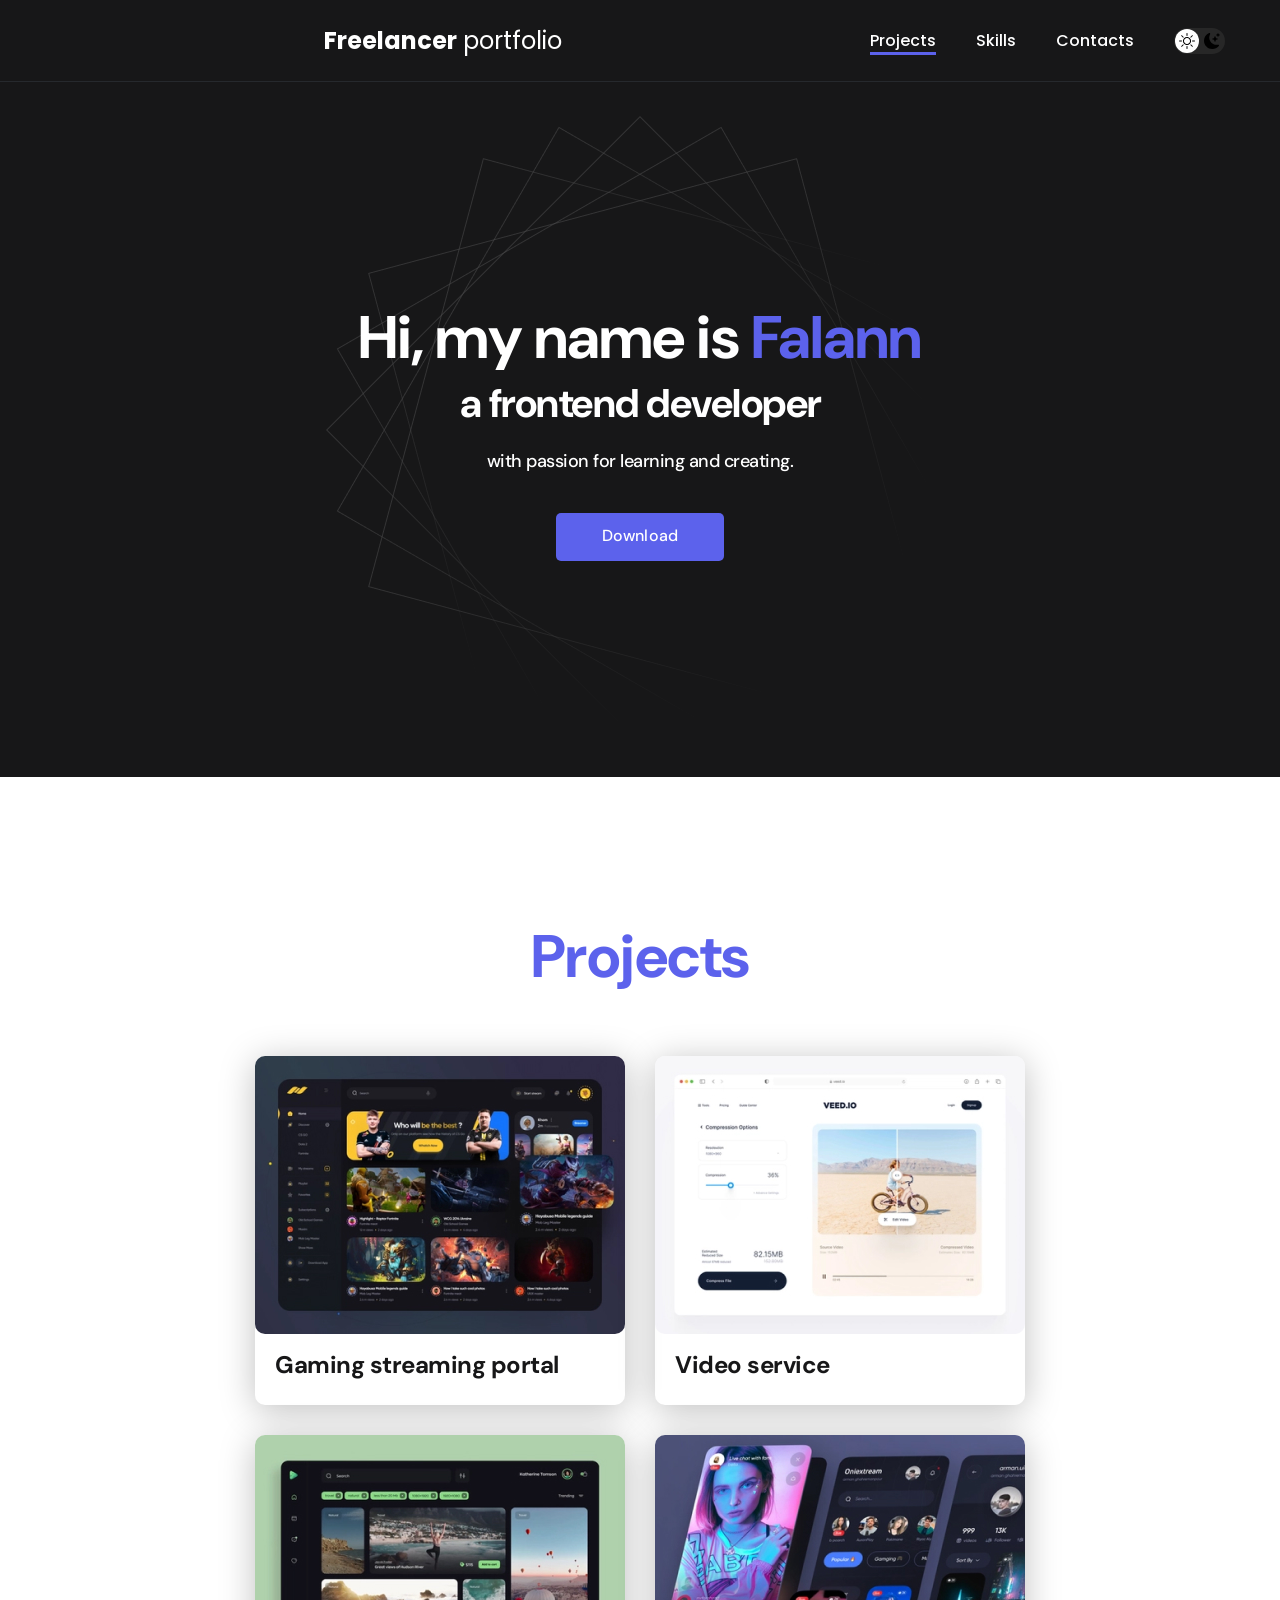
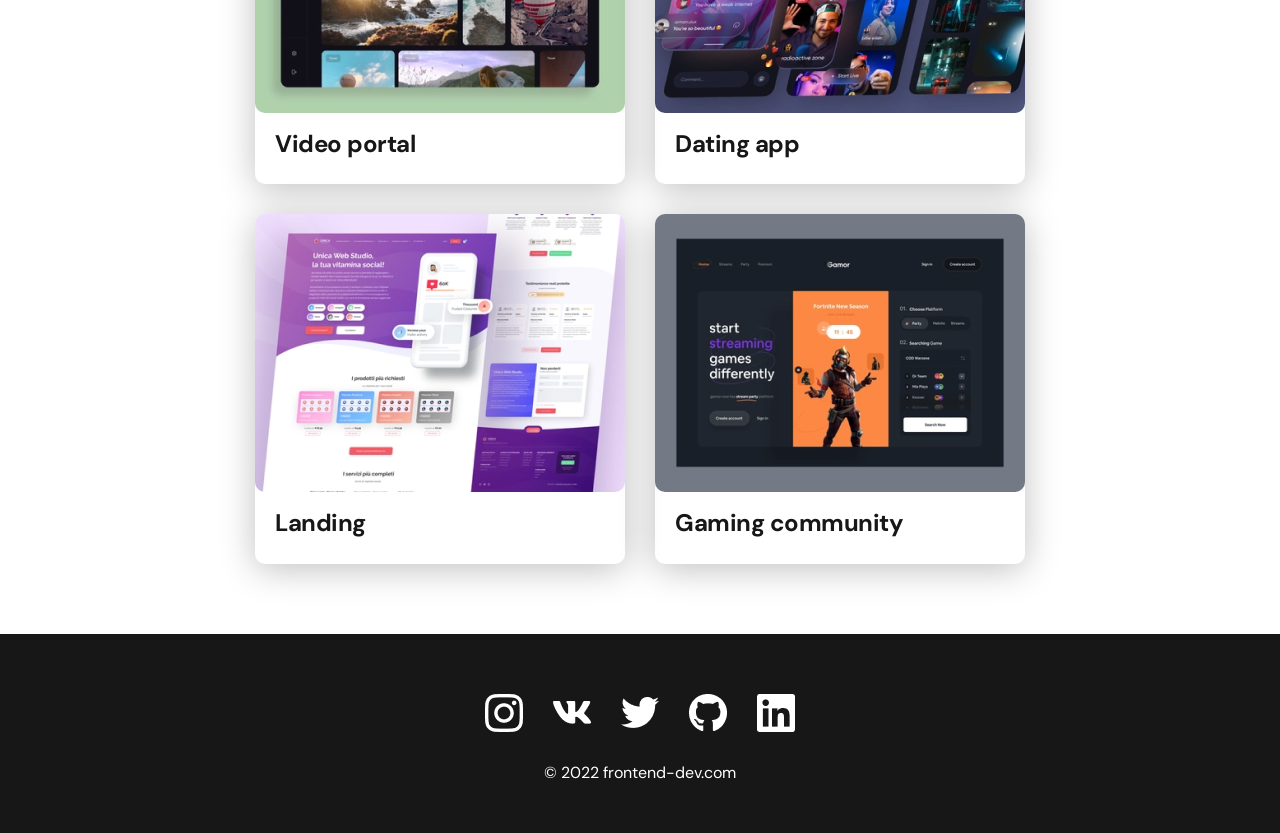
<file: index.html>
<!DOCTYPE html>
<html lang="en">
  <head>
    <meta charset="UTF-8" />
    <meta name="viewport" content="width=device-width, initial-scale=1.0" />
    <title>Freelance Portfolio</title>
    <link rel="stylesheet" href="/css/main.css" />
  </head>
  <body>
    <nav class="nav">
      <div class="container">
        <div class="nav-row">
          <a class="logo" href="./index.html"><strong>Freelancer</strong> portfolio</a>
          
          <button class="dark-mode-btn">
            <img src="./img/icons/sun.png" alt="Light mode" class="sun-img" >
            <img src="./img/icons/Moon.svg" alt="Dark mode" class="moon-img">
          </button>

          <ul class="nav-list">
            <li>
              <a
                class="nav-list__item nav-list__item--active"
                href="./index.html"
                >Projects</a
              >
            </li>
            <li><a class="nav-list__item" href="./skills.html">Skills</a></li>
            <li>
              <a class="nav-list__item" href="./contacts.html">Contacts</a>
            </li>
          </ul>
        </div>
      </div>
    </nav>
    <header class="header">
      <div class="main-text">
        <h1 id="main-text">
          <strong>Hi, my name is <em>Falann</em></strong
          ><br />
          a frontend developer
        </h1>
        <p class="second-text">with passion for learning and creating.</p>
        <a href="#" class="Btn-download">Download</a>
      </div>
    </header>
    <main class="main-section">
      <div class="section">
        <h2 class="project-text">Projects</h2>
        <ul class="projects">
          <li class="project">
            <a href="#" class="img-link">
              <img src="./img/projects/01.jpg" alt="Project1.img" />
              <h3 class="project-title">Gaming streaming portal</h3>
            </a>
          </li>
          <li class="project">
            <a href="./Project-page2.html" class="img-link">
              <img src="./img/projects/02.jpg" alt="Project2.img" />
              <h3 class="project-title">Video service</h3>
            </a>
          </li>
          <li class="project">
            <a href="#" class="img-link">
              <img src="./img/projects/03.jpg" alt="Project3.img" />
              <h3 class="project-title">Video portal</h3>
            </a>
          </li>
          <li class="project">
            <a href="#" class="img-link">
              <img src="./img/projects/04.jpg" alt="Project4.img" />
              <h3 class="project-title">Dating app</h3>
            </a>
          </li>
          <li class="project">
            <a href="#" class="img-link">
              <img src="./img/projects/05.jpg" alt="Project5.img" />
              <h3 class="project-title">Landing</h3>
            </a>
          </li>
          <li class="project">
            <a href="#" class="img-link">
              <img src="./img/projects/06.jpg" alt="Project6.img" />
              <h3 class="project-title">Gaming community</h3>
            </a>
          </li>
        </ul>
      </div>
    </main>
    <footer>
      <div class="footer">
        <ul class="icons">
          <li class="icon">
            <a href="#">
              <img src="./img/icons/Vector.png" alt="" />
            </a>
          </li>
          <li class="icon">
            <a href="https://vk.com/falann">
              <img src="./img/icons/Vector-1.png" alt="" />
            </a>
          </li>
          <li class="icon">
            <a href="#">
              <img src="./img/icons/Vector-2.png" alt="" />
            </a>
          </li>
          <li class="icon">
            <a href="#">
              <img src="./img/icons/Vector-3.png" alt="" />
            </a>
          </li>
          <li class="icon">
            <a href="#">
              <img src="./img/icons/Vector-4.png" alt="" />
            </a>
          </li>
        </ul>
        <p class="foot-info-text">© 2022 frontend-dev.com</p>
      </div>
    </footer>

    <script src="./js/main.js"></script>

  </body>
</html>
</file>
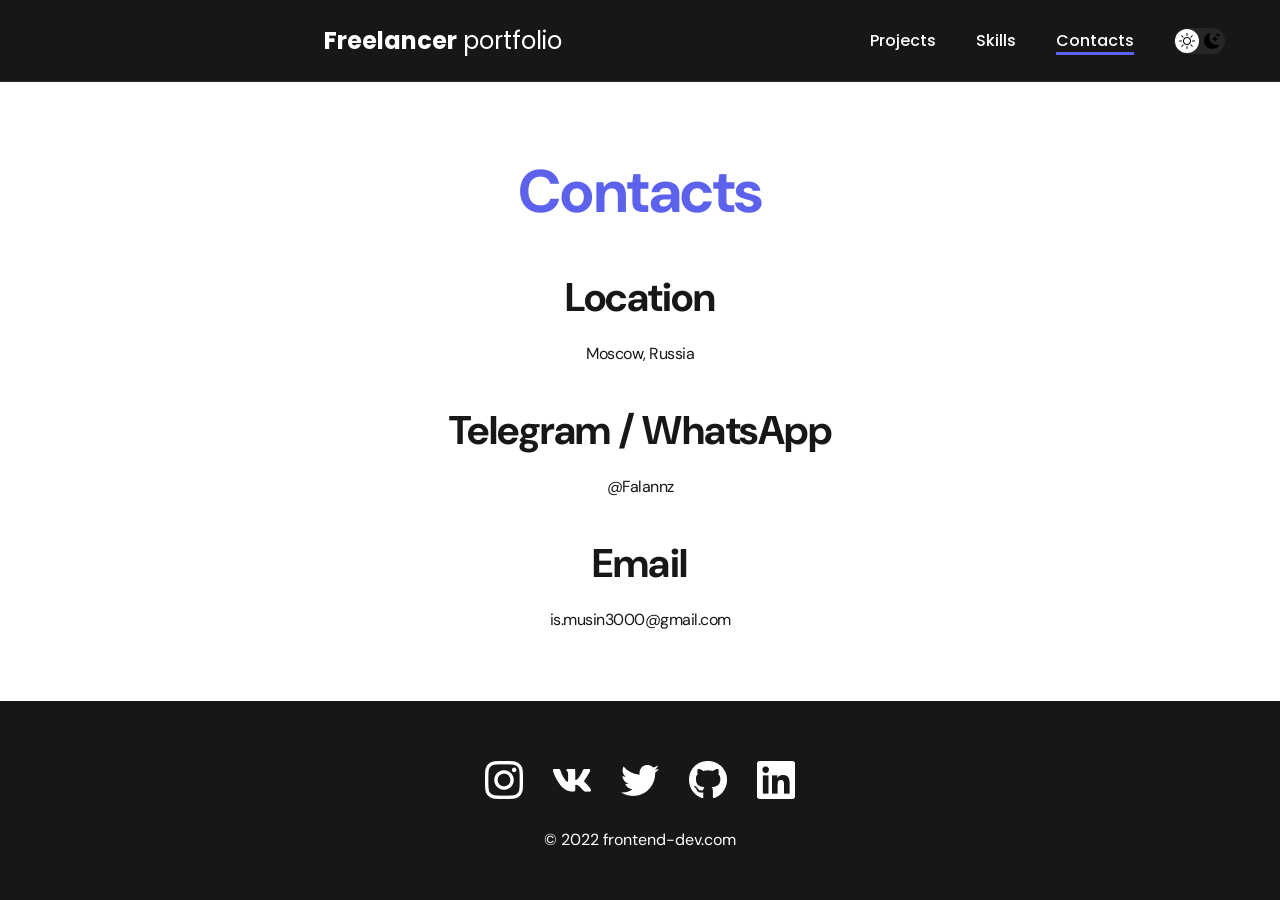
<file: Contacts.html>
<!DOCTYPE html>
<html lang="en">

<head>
  <meta charset="UTF-8" />
  <meta name="viewport" content="width=device-width, initial-scale=1.0" />
  <title>Contacts</title>
  <link rel="stylesheet" href="/css/main.css" />
</head>

<body>
  <nav class="nav">
    <div class="container">
      <div class="nav-row">
        <a class="logo" href="./index.html"><strong>Freelancer</strong> portfolio</a>

        <button class="dark-mode-btn">
          <img src="./img/icons/sun.png" alt="Light mode" class="sun-img" >
          <img src="./img/icons/Moon.svg" alt="Dark mode" class="moon-img">
        </button>

        <ul class="nav-list">
          <li>
            <a class="nav-list__item" href="./index.html">Projects</a>
          </li>
          <li><a class="nav-list__item" href="./skills.html">Skills</a></li>
          <li>
            <a class="nav-list__item nav-list__item--active" href="./contacts.html">Contacts</a>
          </li>
        </ul>
      </div>
    </div>
  </nav>
  <main class="main-section">
    <div class="section">
      <div class="skills-container">
        <h1 class="project-text skills-text">Contacts</h1>
        <div class="container1">
          <h2 class="frontend">Location</h2>
          <p class="text_skills">Moscow, Russia</p>
        </div>
        <div class="container2">
          <h2 class="backend">Telegram / WhatsApp</h2>
          <p class="text_skills">@Falannz</p>
        </div>
        <div class="container3">
          <h2 class="Mail">Email</h2>
          <p class="text_skills">is.musin3000@gmail.com</p>
        </div>

      </div>
    </div>
    </div>
  </main>
  <footer>
    <div class="footer">
      <ul class="icons">
        <li class="icon">
          <a href="#">
            <img src="./img/icons/Vector.png" alt="" />
          </a>
        </li>
        <li class="icon">
          <a href="https://vk.com/falann">
            <img src="./img/icons/Vector-1.png" alt="" />
          </a>
        </li>
        <li class="icon">
          <a href="#">
            <img src="./img/icons/Vector-2.png" alt="" />
          </a>
        </li>
        <li class="icon">
          <a href="#">
            <img src="./img/icons/Vector-3.png" alt="" />
          </a>
        </li>
        <li class="icon">
          <a href="#">
            <img src="./img/icons/Vector-4.png" alt="" />
          </a>
        </li>
      </ul>
      <p class="foot-info-text">© 2022 frontend-dev.com</p>
    </div>
  </footer>

  <script src="./js/main.js"></script>
</body>

</html>
</file>
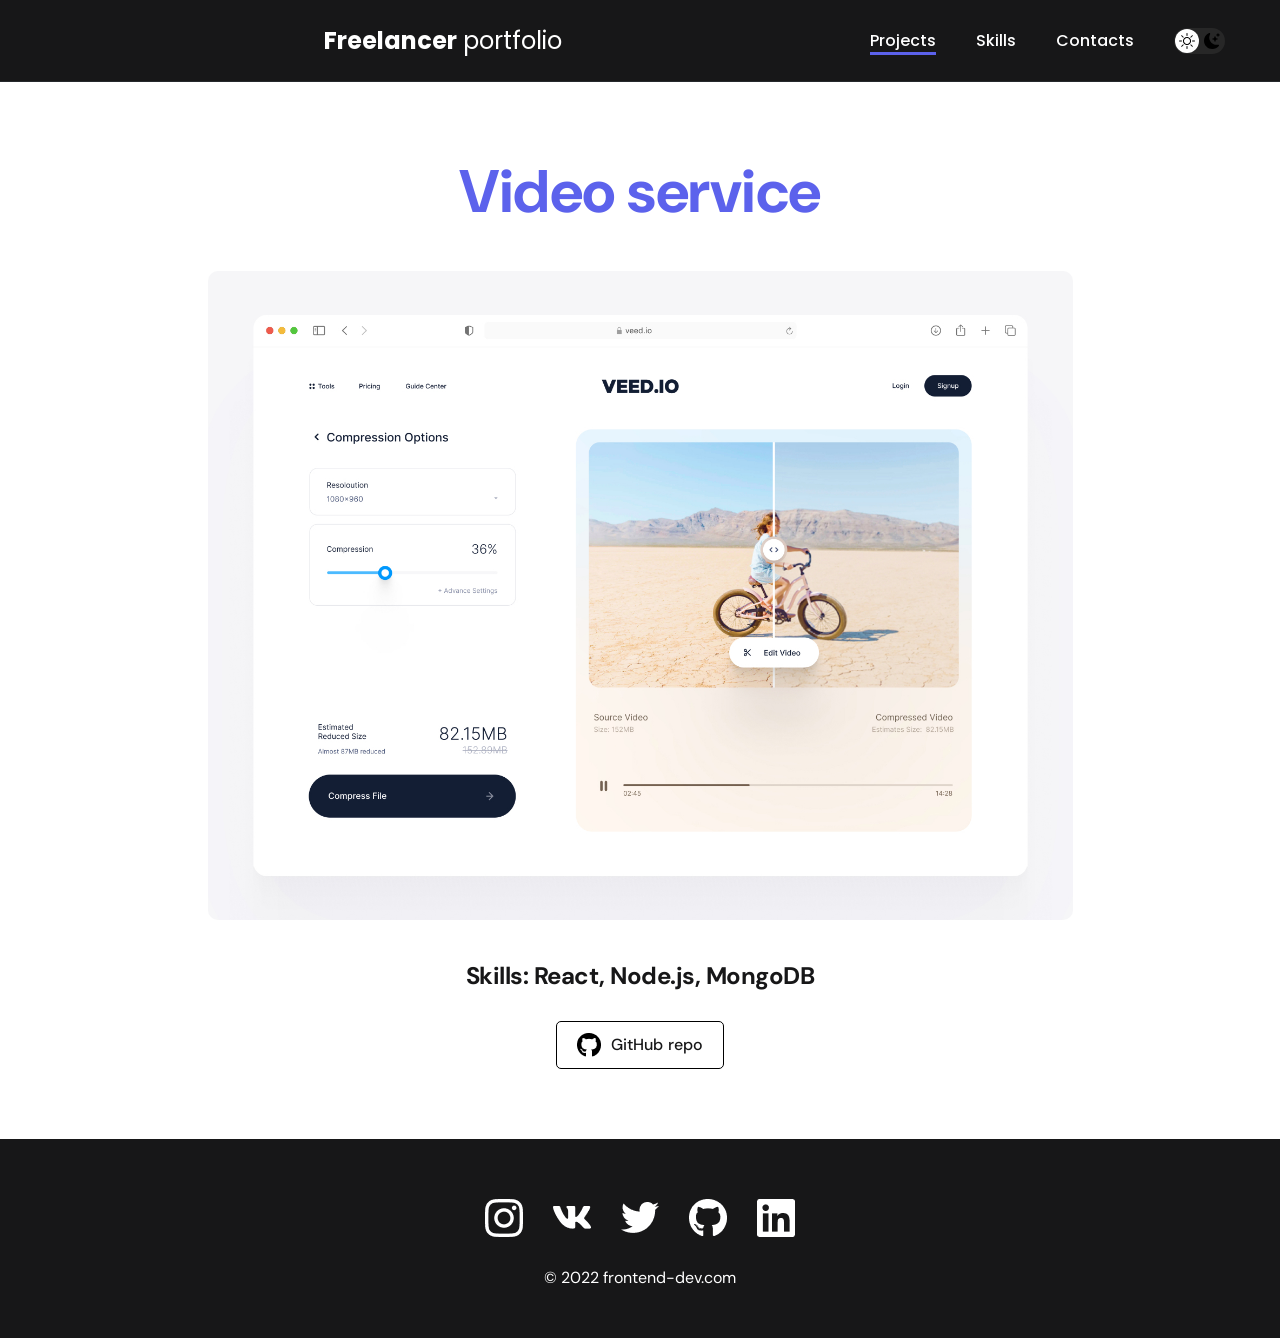
<file: Project-page2.html>
<!DOCTYPE html>
<html lang="en">
  <head>
    <meta charset="UTF-8" />
    <meta name="viewport" content="width=device-width, initial-scale=1.0" />
    <title>Project2</title>
    <link rel="stylesheet" href="/css/main.css" />
  </head>
  <body>
    <nav class="nav">
      <div class="container">
        <div class="nav-row">
          <a class="logo" href="./index.html"
            ><strong>Freelancer</strong> portfolio</a
          >

          <button class="dark-mode-btn">
            <img src="./img/icons/sun.png" alt="Light mode" class="sun-img" >
            <img src="./img/icons/Moon.svg" alt="Dark mode" class="moon-img">
          </button>

          <ul class="nav-list">
            <li>
              <a
                class="nav-list__item nav-list__item--active"
                href="./index.html"
                >Projects</a
              >
            </li>
            <li><a class="nav-list__item" href="./skills.html">Skills</a></li>
            <li>
              <a class="nav-list__item" href="./contacts.html">Contacts</a>
            </li>
          </ul>
        </div>
      </div>
    </nav>
    <main class="main-section">
      <div class="section">
        <div class="project-details">
          <h1 class="project-text proj2">Video service</h1>

          <img class="proj-img" src="./img/projects/02-big.jpg" alt="Video service.jpg">

          <div class="skills-text">
            <p class="skills">Skills: React, Node.js, MongoDB</p>
          </div>

          <div class="gitHub-btn">
            <a class="gitHubBtn-link" href="#">
              <img src="./img/icons/Vector (1).png" alt="GitHub.png" />
              GitHub repo
            </a>
          </div>

        </div>
      </div>
    </main>
    <footer>
      <div class="footer">
        <ul class="icons">
          <li class="icon">
            <a href="#">
              <img src="./img/icons/Vector.png" alt="" />
            </a>
          </li>
          <li class="icon">
            <a href="https://vk.com/falann">
              <img src="./img/icons/Vector-1.png" alt="" />
            </a>
          </li>
          <li class="icon">
            <a href="#">
              <img src="./img/icons/Vector-2.png" alt="" />
            </a>
          </li>
          <li class="icon">
            <a href="#">
              <img src="./img/icons/Vector-3.png" alt="" />
            </a>
          </li>
          <li class="icon">
            <a href="#">
              <img src="./img/icons/Vector-4.png" alt="" />
            </a>
          </li>
        </ul>
        <p style="font-size: 16px">© 2022 frontend-dev.com</p>
      </div>
    </footer>

    <script src="./js/main.js"></script>
  </body>
</html>
</file>
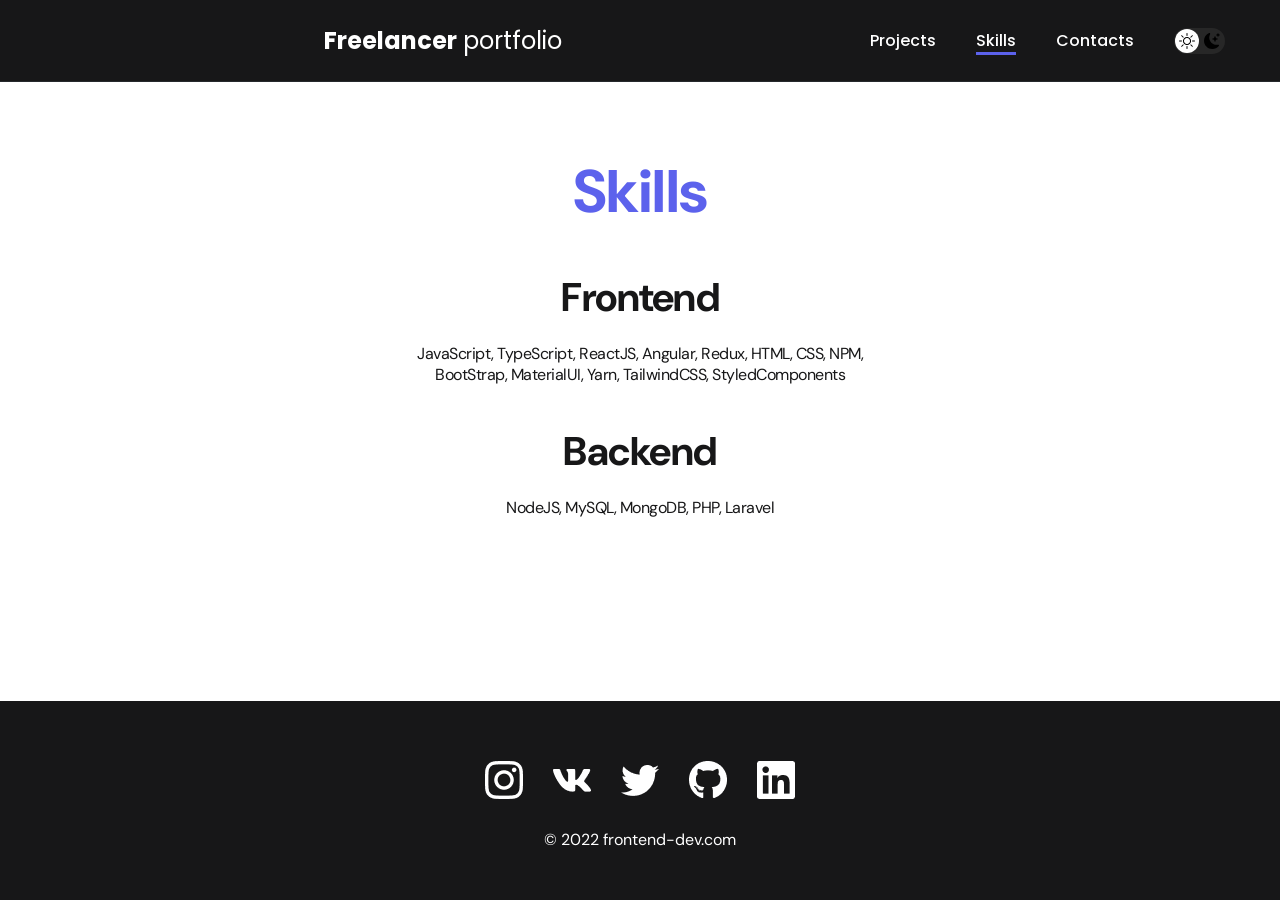
<file: Skills.html>
<!DOCTYPE html>
<html lang="en">

<head>
  <meta charset="UTF-8" />
  <meta name="viewport" content="width=device-width, initial-scale=1.0" />
  <title>Skills</title>
  <link rel="stylesheet" href="/css/main.css" />
</head>

<body>
  <nav class="nav">
    <div class="container">
      <div class="nav-row">
        <a class="logo" href="./index.html"><strong>Freelancer</strong> portfolio</a>

        <button class="dark-mode-btn">
          <img src="./img/icons/sun.png" alt="Light mode" class="sun-img" >
          <img src="./img/icons/Moon.svg" alt="Dark mode" class="moon-img">
        </button>

        <ul class="nav-list">
          <li>
            <a class="nav-list__item" href="./index.html">Projects</a>
          </li>
          <li><a class="nav-list__item nav-list__item--active" href="./skills.html">Skills</a></li>
          <li>
            <a class="nav-list__item" href="./contacts.html">Contacts</a>
          </li>
        </ul>
      </div>
    </div>
  </nav>
  <main class="main-section">
    <div class="section">
      <div class="skills-container">
        <h1 class="project-text skills-text">Skills</h1>
        <div class="container1">
          <h2 class="frontend">Frontend</h2>
          <p class="text1">JavaScript, TypeScript, ReactJS, Angular, Redux, HTML, CSS, NPM,
             <br>BootStrap, MaterialUI, Yarn, TailwindCSS,
            StyledComponents</p>
        </div>
        <div class="container2">
          <h2 class="backend">Backend</h2>
          <p class="text2">NodeJS, MySQL, MongoDB, PHP, Laravel</p>
        </div>
      </div>
    </div>
    </div>
  </main>
  <footer>
    <div class="footer">
      <ul class="icons">
        <li class="icon">
          <a href="#">
            <img src="./img/icons/Vector.png" alt="" />
          </a>
        </li>
        <li class="icon">
          <a href="https://vk.com/falann">
            <img src="./img/icons/Vector-1.png" alt="" />
          </a>
        </li>
        <li class="icon">
          <a href="#">
            <img src="./img/icons/Vector-2.png" alt="" />
          </a>
        </li>
        <li class="icon">
          <a href="#">
            <img src="./img/icons/Vector-3.png" alt="" />
          </a>
        </li>
        <li class="icon">
          <a href="#">
            <img src="./img/icons/Vector-4.png" alt="" />
          </a>
        </li>
      </ul>
      <p class="foot-info-text">© 2022 frontend-dev.com</p>
    </div>
  </footer>

  <script src="./js/main.js"></script>
</body>

</html>
</file>
<file: css/main.css>
@import "./reset.css";
@import url('https://fonts.googleapis.com/css2?family=DM+Sans:opsz,wght@9..40,100;9..40,500;9..40,700&family=Poppins:wght@100;500;700&display=swap');


/* font-family: 'DM Sans', sans-serif;
font-family: 'Poppins', sans-serif; */

/* * {
    border: 1px solid red;
}
 */

 :root {
    --black: #171718;
    --white: #fff;
    --purple: #5C62EC;

    /* Light Mode */
    --page-bg: var(--white);
    --text-color: var(--black);

    --box-shadow: 0px 5px 35px 0px rgba(0, 0, 0, 0.25);

 }


 .dark {
    /* Dark Mode */
    --page-bg: #252526;
    --text-color: var(--white);
    --proj-img-bg: var(--black);
    --proj-text: var(--white);
    --box-shadow: 0px 5px 35px 0px rgba(0, 0, 0, 1);
 }


html, body {
    font-family: 'DM Sans', sans-serif;
    min-height: 100vh;
    display: flex;
    flex-direction: column;

    /* Light Mode */
    background-color: var(--page-bg);
    color: var(--text-color);

}


.container {
    margin: 0 auto;
    max-width: 1200px;
    padding: 3px 15px;
}


/* nav */
.nav {
    padding: 20px 0;
    background-color: var(--black);
    color: white;
    border-bottom: 1px solid #26292D;
}


.nav-row   {
    display: flex;
    justify-content: flex-end;
    text-align: center;
    align-items: center;
    column-gap: 40px;
    row-gap: 20px;
    flex-wrap: wrap;
}


.logo {
    margin: auto;
    color: var(--white);
    font-family: 'Poppins', sans-serif;
    font-size: 24px;
}

.logo strong {
    font-weight: 700;
}

.nav-list {
    display: flex;
    align-items: center;
    row-gap: 20px;
    flex-wrap: wrap;
    font-family: 'Poppins', sans-serif;
    font-size: 16px;
    font-weight: 500;
    column-gap: 40px;
}


.nav-list__item {
 color: var(--white);
 transition: opasity 0.2s ease-in;
}

.nav-list__item:hover {
    opacity: 0.8;
   }

.nav-list__item--active {
    position: relative;
}


.nav-list__item--active::before {
    content: "";


    display: block;
    position: absolute;
    top: 100%;
    height: 3px;
    background-color: var(--purple);
    width: 100%
}


/* DarkMode */


.dark-mode-btn {
    position: relative;
    display: flex;
    justify-content: space-between;
    background-color: #272727;
    width: 51px;
    height: 26px;
    border-radius: 50px;
    padding: 5px;
    order: 1;
}

.dark-mode-btn::before {
    position: absolute;
    left: 1px;
    top: 1px;
    display: block;
    content: "";
    width: 24px;
    height: 24px;
    background-color: var(--white);
    border-radius: 50%;

    transition: left 0.2s ease-in;
}


.dark-mode-btn--active::before {
    left: 26px;
}


.sun-img, .moon-img {
    position: relative;
    z-index: 9;
}

/* Header */
.header {
    display: flex;
    justify-content: center;
    align-items: center;
    margin-bottom: 70px;

    background-color: var(--black);
    background-image: url(./../img/BG.png);
    background-size: auto;
    background-repeat: no-repeat;
    background-position: center center;

    color: var(--white);
    min-height: 695px;
    padding: 40px 0;
    text-align: center;

    letter-spacing: -0.5px;
}


#main-text {
    font-size: 40px;
    color: var(--white);
    font-weight: 700;
    margin-bottom: 20px;
}


#main-text strong {
    font-size: 60px;
}


#main-text em {
    color: var(--purple);
    font-style: normal;
}


.second-text {
    font-size: 18px;
    font-weight: 500;
    margin-bottom: 40px;
}

.Btn-download {
    display: inline-block;
    height: 48px;
    min-width: 168px;
    letter-spacing: 0.15px;
    font-size: 16px;
    font-weight: 500;
    padding: 12px 28px;
    color: var(--white);
    background-color: var(--purple);
    border-radius: 5px;

    transition: opasity 0.2s ease-in;
}


.Btn-download:hover {
    opacity: 0.8;
}


.Btn-download:active {
    font-size: 17px;
    height: 49px;
    width: 169px;
}


/* Main */

.main-section {
    padding: 70px 0;
    letter-spacing: -0.5px;
}


.project-text {
    text-align: center;
    color: var(--purple);
    font-size: 60px;
    font-weight: 700;
    margin-bottom: 60px;

}


.section {
    margin: 0 auto;
    width: 80%;
}


.projects {
    display: flex;
    justify-content: center;
    row-gap: 30px;
    column-gap: 30px;
    flex-wrap: wrap;

}


.project {
    max-width: 370px;
    border-radius: 10px;
    background: var(--proj-img-bg);
    box-shadow: 0px 5px 35px 0px rgba(0, 0, 0, 0.25);

}


.project img {
    border-radius: 10px;
}


.project-title {
    padding: 15px 20px 25px 20px;
    font-size: 24px;
    font-weight: 700;
    line-height: 130%;
}


.img-link {
    color: var(--proj-text);
}

.img-link:hover {
    opacity: 0.95;
}


/* Project-Page */

.proj2 {
    margin-bottom: 10px;
}


.proj-img {
    max-width: 100%;
    border-radius: 10px;
    margin-bottom: 10px;
    box-shadow: --box-shadow;
}


.project-details {
    display: flex;
    margin: 0 auto;
    flex-direction: column;
    row-gap: 30px;
    max-width: 865px;
    align-items: center;
}


.gitHubBtn-link {
    color: var(--black);
    text-align: center;
    align-items: center;
    border-radius: 5px;

    height: 48px;
    min-width: 128px;
    border: 1px solid black;
    padding: 12px 20px;
    display: flex;
    column-gap: 10px;
    background-color: var(--white);
    transition: opasity 0.2s ease-in;

    font-size: 16px;
    font-weight: 500;
    letter-spacing: 0.15px;
}

.gitHubBtn-link:hover {
    opacity: 0.8;
}


.skills {
    font-size: 24px;
    font-weight: 700;
}



/* Skills and contacts*/


.skills-text {
    margin-bottom: 0;
}

.skills-container {
    display: flex;
    flex-direction: column;
    text-align: center;
    align-items: center;
    row-gap: 40px;

}


.container1, .container2, .container3 {
    display: flex;
    flex-direction: column;
    row-gap: 20px;
}


.frontend, .backend, .Mail {
    font-size: 40px;
    font-weight: 700;
}


.text {
    font-size: 18px;
}






/* Footer */

footer {
    margin-top: auto;
}

.footer {
    display: flex;
    align-items: center;
    flex-direction: column;
    background-color: var(--black);
    color: var(--white);
    padding: 60px 0 50px 0px;
}


.foot-info-text {
    font-size: 16px;
}

.icons {
    display: flex;
    align-items: center;
    column-gap: 30px;
    margin-bottom: 30px;

}


@media (max-width: 620px) {

    .header {
        min-height: 400px;
        margin-bottom: 0;
        
    }

    #main-text {
        font-size: 30px;
    }

    #main-text strong {
        font-size: 40px;
    }

    .proj-img {
        min-width: 320px;

    }

    .project-title {
        font-size: 20px;
    }

    .project-text {
        font-size: 30px;
    }
    .skills {
        font-size: 20px;
    }

    .skills-container {
        row-gap: 15px;
    }

    .frontend, .backend, .Mail {
        font-size: 30px;
    }

    .icons {
        column-gap: 15px;
        margin-bottom: 15px;
    }

    .icon {
        width: 25px;
    }

    .foot-info-text {
        font-size: 13px;
    }

}


@media (max-width: 659px) {

    .nav-row {
        justify-content: space-between;
    }


    .dark-mode-btn {
        order: 0;
    }
}
</file>
